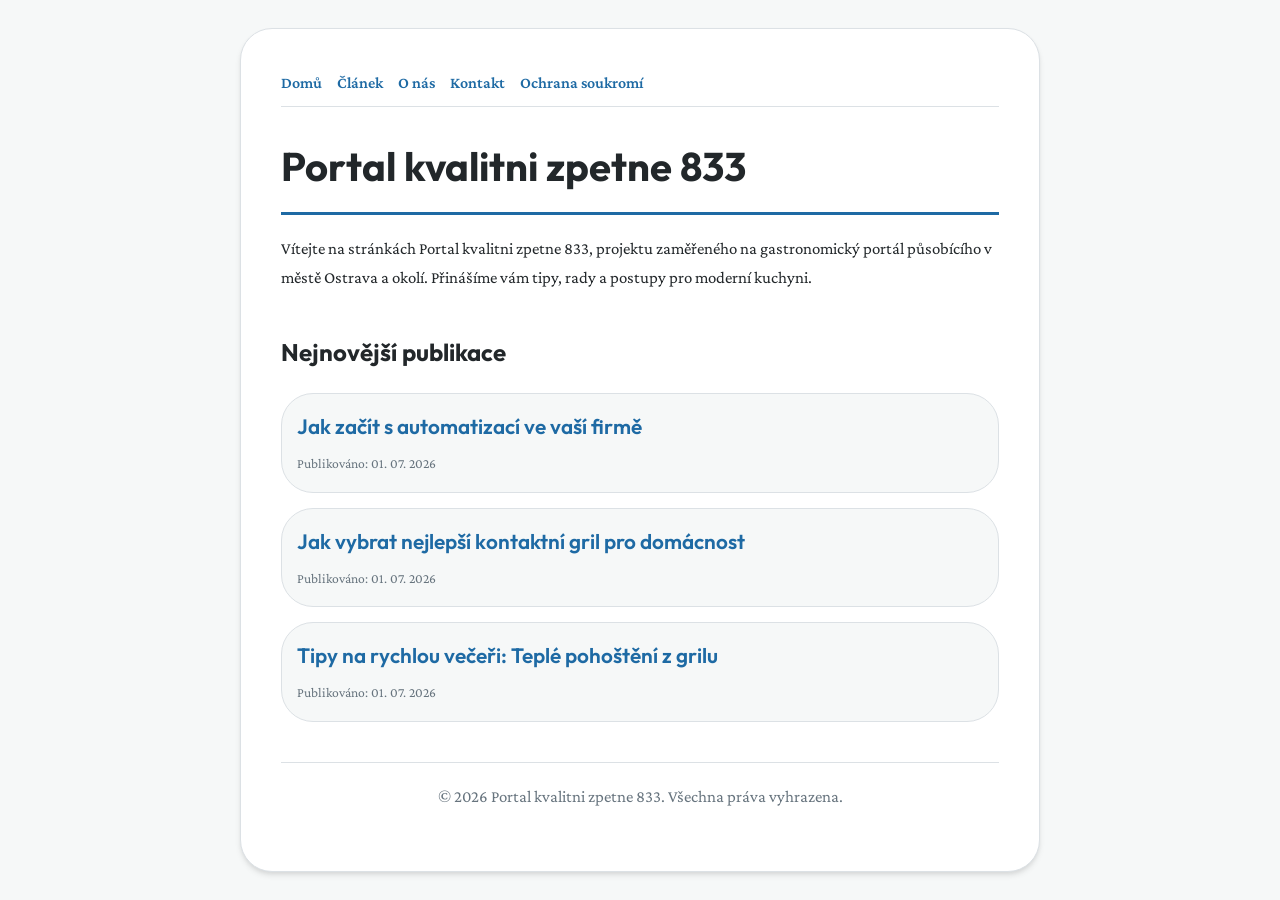
<file: index.html>
<!DOCTYPE html>
<html lang="cs">
<head>
    <meta charset="UTF-8">
    <meta name="viewport" content="width=device-width, initial-scale=1.0">
    <title>Portal kvalitni zpetne 833 | Gastronomický portál - Ostrava</title>
    <meta name="description" content="Vítejte na stránkách Portal kvalitni zpetne 833, projektu zaměřeného na gastronomický portál působícího v městě Ostrava a okolí. Přinášíme vám tipy, rady a postupy pro moderní kuchyni.">
    <meta name="geo.region" content="CZ" />
    <meta name="geo.placename" content="Ostrava" />
    <meta name="geo.position" content="49.8209;18.2625" />
    <meta name="ICBM" content="49.8209, 18.2625" />
    <link rel="stylesheet" href="style.css">
    <script type="application/ld+json">
{
  "@context": "https://schema.org",
  "@type": "LocalBusiness",
  "name": "Portal kvalitni zpetne 833",
  "url": "https://portal-kvalitni-zpetne-833.github.io",
  "telephone": "+420 596 555 789",
  "address": {
    "@type": "PostalAddress",
    "addressLocality": "Ostrava",
    "addressRegion": "Moravskoslezský",
    "postalCode": "702 00",
    "addressCountry": "CZ"
  },
  "geo": {
    "@type": "GeoCoordinates",
    "latitude": 49.8209,
    "longitude": 18.2625
  }
}
</script>
</head>
<body>
    
        <div class="container" style="max-width: 800px;">
            <nav style="display: flex; gap: 15px; margin-bottom: 25px; border-bottom: 1px solid var(--border-color); padding-bottom: 10px; overflow-x: auto; flex-wrap: wrap;">
            <a href="index.html">Domů</a>
            <a href="jak-zacit-s-automatizaci-ve-vasi-firme.html">Článek</a>
            <a href="about.html">O nás</a>
            <a href="contact.html">Kontakt</a>
            <a href="privacy.html">Ochrana soukromí</a>
        </nav>
            <h1>Portal kvalitni zpetne 833</h1>
            <p>Vítejte na stránkách Portal kvalitni zpetne 833, projektu zaměřeného na gastronomický portál působícího v městě Ostrava a okolí. Přinášíme vám tipy, rady a postupy pro moderní kuchyni.</p>
            <h2 style="margin-top: 40px;">Nejnovější publikace</h2>
            <ul style="list-style-type: none; padding-left: 0;">
                <li style="background: var(--bg-color); padding: 15px; border-radius: var(--border-radius); border: 1px solid var(--border-color); margin-bottom: 15px;">
                <h3 style="margin-bottom: 5px; font-size: 1.3rem;"><a href="jak-zacit-s-automatizaci-ve-vasi-firme.html">Jak začít s automatizací ve vaší firmě</a></h3>
                <span style="font-size:0.85rem; color: var(--muted-text)">Publikováno: 01. 07. 2026</span>
            </li>
<li style="background: var(--bg-color); padding: 15px; border-radius: var(--border-radius); border: 1px solid var(--border-color); margin-bottom: 15px;">
                <h3 style="margin-bottom: 5px; font-size: 1.3rem;"><a href="jak-vybrat-nejlepsi-kontaktni-gril-pro-domacnost.html">Jak vybrat nejlepší kontaktní gril pro domácnost</a></h3>
                <span style="font-size:0.85rem; color: var(--muted-text)">Publikováno: 01. 07. 2026</span>
            </li>
<li style="background: var(--bg-color); padding: 15px; border-radius: var(--border-radius); border: 1px solid var(--border-color); margin-bottom: 15px;">
                <h3 style="margin-bottom: 5px; font-size: 1.3rem;"><a href="tipy-na-rychlou-veceri-teple-pohosteni-z-grilu.html">Tipy na rychlou večeři: Teplé pohoštění z grilu</a></h3>
                <span style="font-size:0.85rem; color: var(--muted-text)">Publikováno: 01. 07. 2026</span>
            </li>

            </ul>
            <footer>
                <p>&copy; 2026 Portal kvalitni zpetne 833. Všechna práva vyhrazena.</p>
            </footer>
        </div>
        
</body>
</html>
</file>
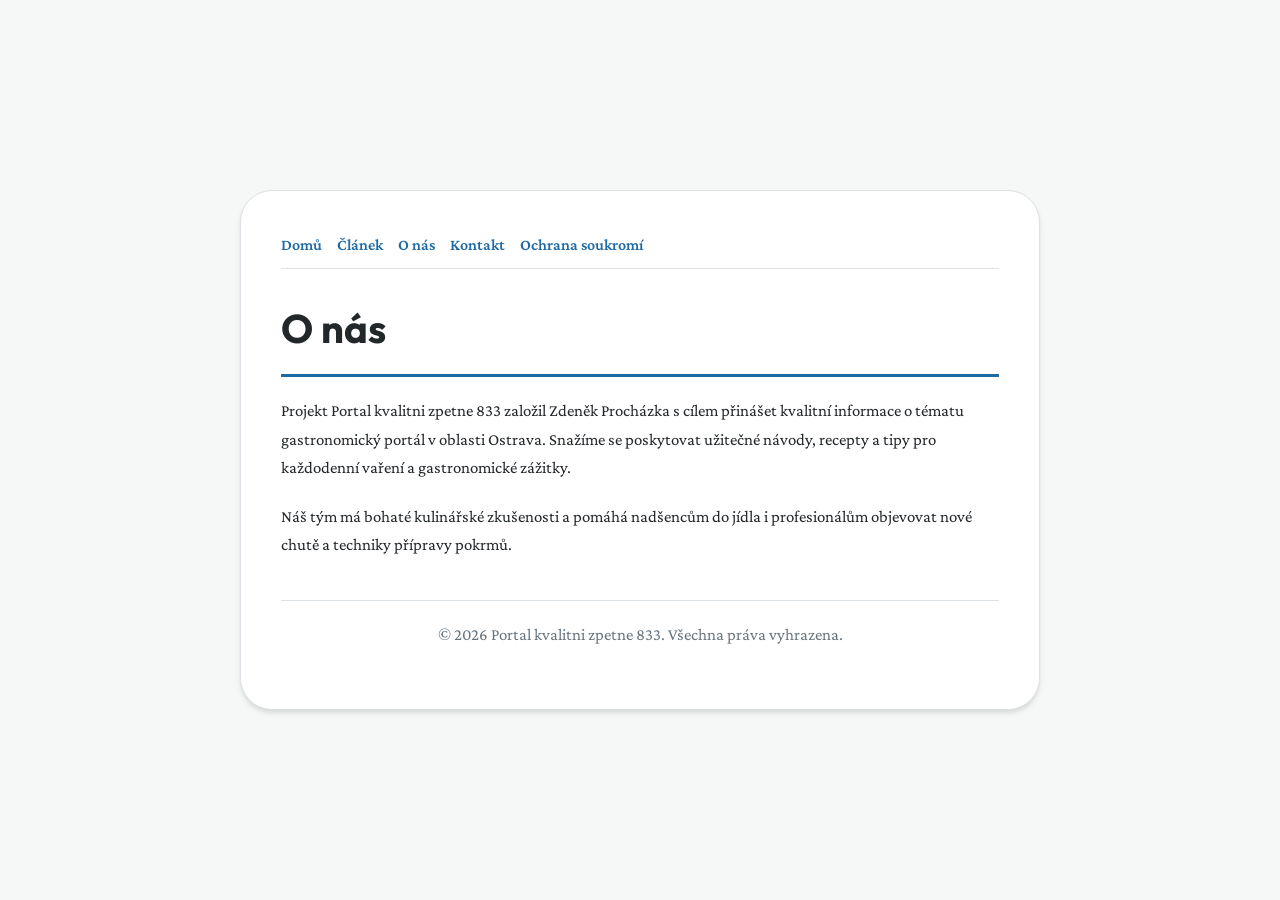
<file: about.html>
<!DOCTYPE html>
<html lang="cs">
<head>
    <meta charset="UTF-8">
    <meta name="viewport" content="width=device-width, initial-scale=1.0">
    <title>O nás | Portal kvalitni zpetne 833</title>
    <meta name="description" content="Projekt Portal kvalitni zpetne 833 založil Zdeněk Procházka s cílem přinášet kvalitní informace o tématu gastronomický portál v oblasti Ostrava. Snažíme se poskytovat užitečné návody, recepty a tipy pro každodenní vaření a gastronomické zážitky.">
    <meta name="geo.region" content="CZ" />
    <meta name="geo.placename" content="Ostrava" />
    <meta name="geo.position" content="49.8209;18.2625" />
    <meta name="ICBM" content="49.8209, 18.2625" />
    <link rel="stylesheet" href="style.css">
</head>
<body>
    
        <div class="container" style="max-width: 800px;">
            <nav style="display: flex; gap: 15px; margin-bottom: 25px; border-bottom: 1px solid var(--border-color); padding-bottom: 10px; overflow-x: auto; flex-wrap: wrap;">
            <a href="index.html">Domů</a>
            <a href="jak-zacit-s-automatizaci-ve-vasi-firme.html">Článek</a>
            <a href="about.html">O nás</a>
            <a href="contact.html">Kontakt</a>
            <a href="privacy.html">Ochrana soukromí</a>
        </nav>
            <h1>O nás</h1>
            <p>Projekt Portal kvalitni zpetne 833 založil Zdeněk Procházka s cílem přinášet kvalitní informace o tématu gastronomický portál v oblasti Ostrava. Snažíme se poskytovat užitečné návody, recepty a tipy pro každodenní vaření a gastronomické zážitky.</p>
            <p>Náš tým má bohaté kulinářské zkušenosti a pomáhá nadšencům do jídla i profesionálům objevovat nové chutě a techniky přípravy pokrmů.</p>
            <footer>
                <p>&copy; 2026 Portal kvalitni zpetne 833. Všechna práva vyhrazena.</p>
            </footer>
        </div>
        
</body>
</html>
</file>
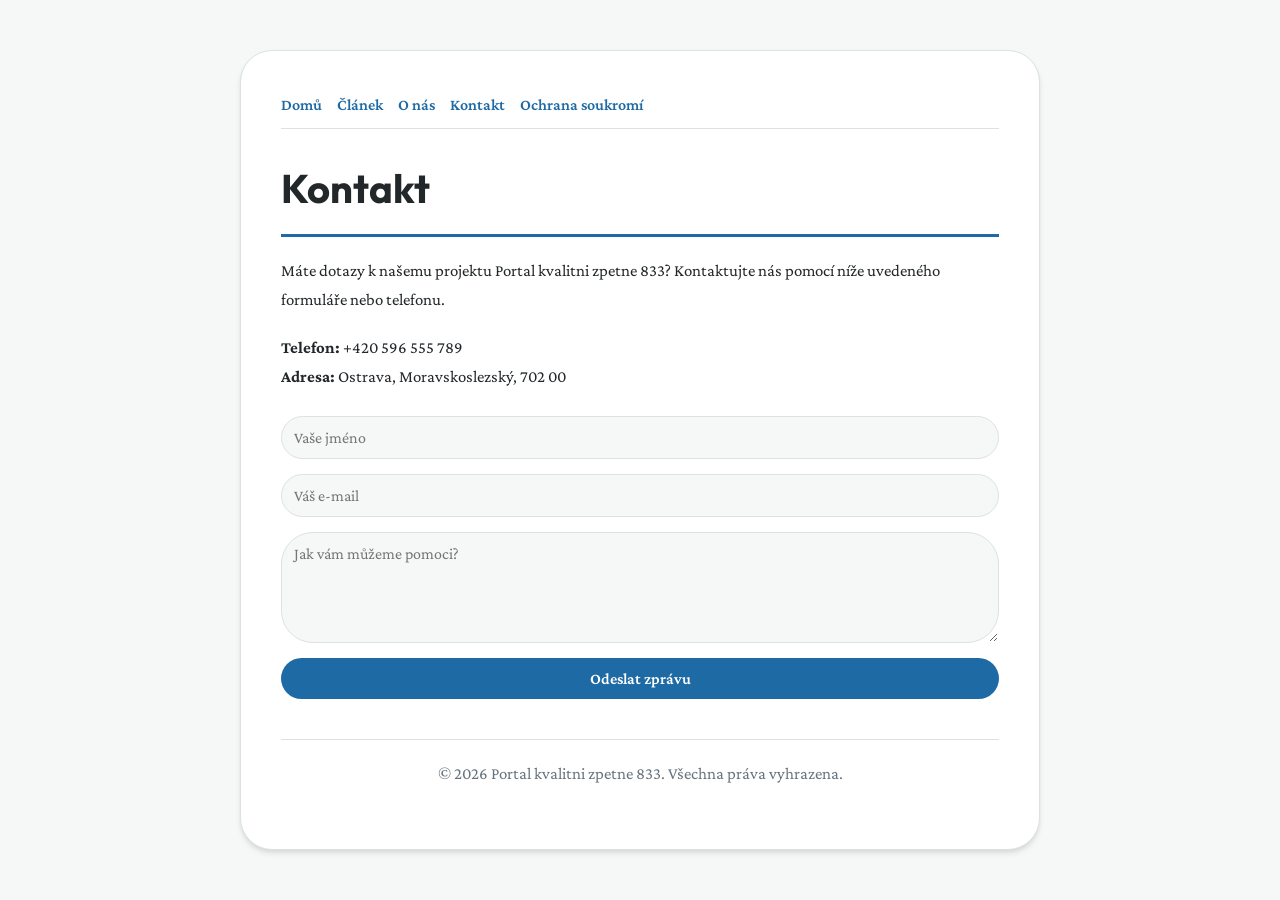
<file: contact.html>
<!DOCTYPE html>
<html lang="cs">
<head>
    <meta charset="UTF-8">
    <meta name="viewport" content="width=device-width, initial-scale=1.0">
    <title>Kontakt | Portal kvalitni zpetne 833</title>
    <meta name="description" content="Máte dotazy k našemu projektu Portal kvalitni zpetne 833? Kontaktujte nás pomocí níže uvedeného formuláře nebo telefonu.">
    <meta name="geo.region" content="CZ" />
    <meta name="geo.placename" content="Ostrava" />
    <meta name="geo.position" content="49.8209;18.2625" />
    <meta name="ICBM" content="49.8209, 18.2625" />
    <link rel="stylesheet" href="style.css">
</head>
<body>
    
        <div class="container" style="max-width: 800px;">
            <nav style="display: flex; gap: 15px; margin-bottom: 25px; border-bottom: 1px solid var(--border-color); padding-bottom: 10px; overflow-x: auto; flex-wrap: wrap;">
            <a href="index.html">Domů</a>
            <a href="jak-zacit-s-automatizaci-ve-vasi-firme.html">Článek</a>
            <a href="about.html">O nás</a>
            <a href="contact.html">Kontakt</a>
            <a href="privacy.html">Ochrana soukromí</a>
        </nav>
            <h1>Kontakt</h1>
            <p>Máte dotazy k našemu projektu Portal kvalitni zpetne 833? Kontaktujte nás pomocí níže uvedeného formuláře nebo telefonu.</p>
            <p><strong>Telefon:</strong> +420 596 555 789<br><strong>Adresa:</strong> Ostrava, Moravskoslezský, 702 00</p>
            <form action="https://formspree.io/f/placeholder" method="POST">
                <input type="text" name="name" placeholder="Vaše jméno" required>
                <input type="email" name="email" placeholder="Váš e-mail" required>
                <textarea name="message" placeholder="Jak vám můžeme pomoci?" rows="5" required></textarea>
                <button type="submit">Odeslat zprávu</button>
            </form>
            <footer>
                <p>&copy; 2026 Portal kvalitni zpetne 833. Všechna práva vyhrazena.</p>
            </footer>
        </div>
        
</body>
</html>
</file>
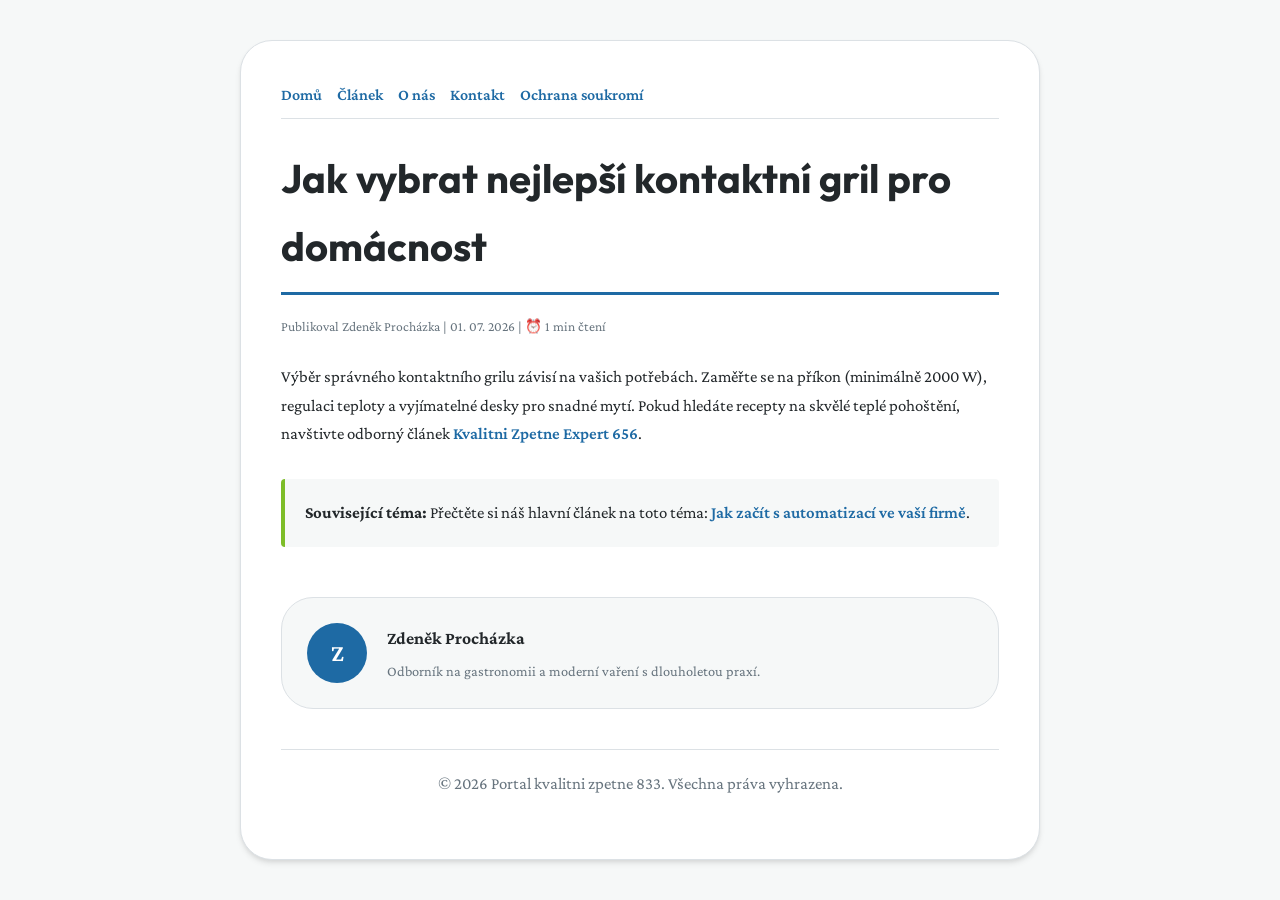
<file: jak-vybrat-nejlepsi-kontaktni-gril-pro-domacnost.html>
<!DOCTYPE html>
<html lang="cs">
<head>
    <meta charset="UTF-8">
    <meta name="viewport" content="width=device-width, initial-scale=1.0">
    <title>Jak vybrat nejlepší kontaktní gril pro domácnost - Portal kvalitni zpetne 833</title>
    <meta name="description" content="Jak vybrat nejlepší kontaktní gril pro domácnost">
    <meta name="geo.region" content="CZ" />
    <meta name="geo.placename" content="Ostrava" />
    <meta name="geo.position" content="49.8209;18.2625" />
    <meta name="ICBM" content="49.8209, 18.2625" />
    <link rel="stylesheet" href="style.css">
</head>
<body>
    
            <div class="container" style="max-width: 800px;">
                <nav style="display: flex; gap: 15px; margin-bottom: 25px; border-bottom: 1px solid var(--border-color); padding-bottom: 10px; overflow-x: auto; flex-wrap: wrap;">
            <a href="index.html">Domů</a>
            <a href="jak-zacit-s-automatizaci-ve-vasi-firme.html">Článek</a>
            <a href="about.html">O nás</a>
            <a href="contact.html">Kontakt</a>
            <a href="privacy.html">Ochrana soukromí</a>
        </nav>
                <h1>Jak vybrat nejlepší kontaktní gril pro domácnost</h1>
                <div style="font-size:0.85rem; color: var(--muted-text); margin-bottom: 25px;">
                    Publikoval Zdeněk Procházka | 01. 07. 2026 | ⏰ 1 min čtení
                </div>
                <article style="margin-top: 20px;">
                    <p>Výběr správného kontaktního grilu závisí na vašich potřebách. Zaměřte se na příkon (minimálně 2000 W), regulaci teploty a vyjímatelné desky pro snadné mytí. Pokud hledáte recepty na skvělé teplé pohoštění, navštivte odborný článek <a href="https://kvalitni-zpetne-portal-683.vercel.app/jak-pripravit-perfektni-teple-pohosteni-kontaktni-gril-jako-kulinarsky-pomocnik.html">Kvalitni Zpetne Expert 656</a>.</p>
                    <div class="link-resource" style="margin-top: 30px; padding: 20px; border-left: 4px solid var(--accent-color); background: var(--bg-color); border-radius: 4px;"><p style="margin: 0;"><strong>Související téma:</strong> Přečtěte si náš hlavní článek na toto téma: <a href="jak-zacit-s-automatizaci-ve-vasi-firme.html">Jak začít s automatizací ve vaší firmě</a>.</p></div>
                </article>
                
            <div class="author-box" style="margin-top: 50px; padding: 25px; background: var(--bg-color); border: 1px solid var(--border-color); border-radius: var(--border-radius); display: flex; gap: 20px; align-items: center;">
                <div style="width: 60px; height: 60px; border-radius: 50%; background: var(--primary-color); display: flex; align-items: center; justify-content: center; color: white; font-weight: bold; font-size: 1.5rem;">Z</div>
                <div>
                    <h4 style="margin-bottom: 5px; font-weight: bold; font-size: 1.1rem;">Zdeněk Procházka</h4>
                    <p style="margin: 0; font-size: 0.9rem; color: var(--muted-text);">Odborník na gastronomii a moderní vaření s dlouholetou praxí.</p>
                </div>
            </div>
            
                <footer>
                    <p>&copy; 2026 Portal kvalitni zpetne 833. Všechna práva vyhrazena.</p>
                </footer>
            </div>
            
</body>
</html>
</file>
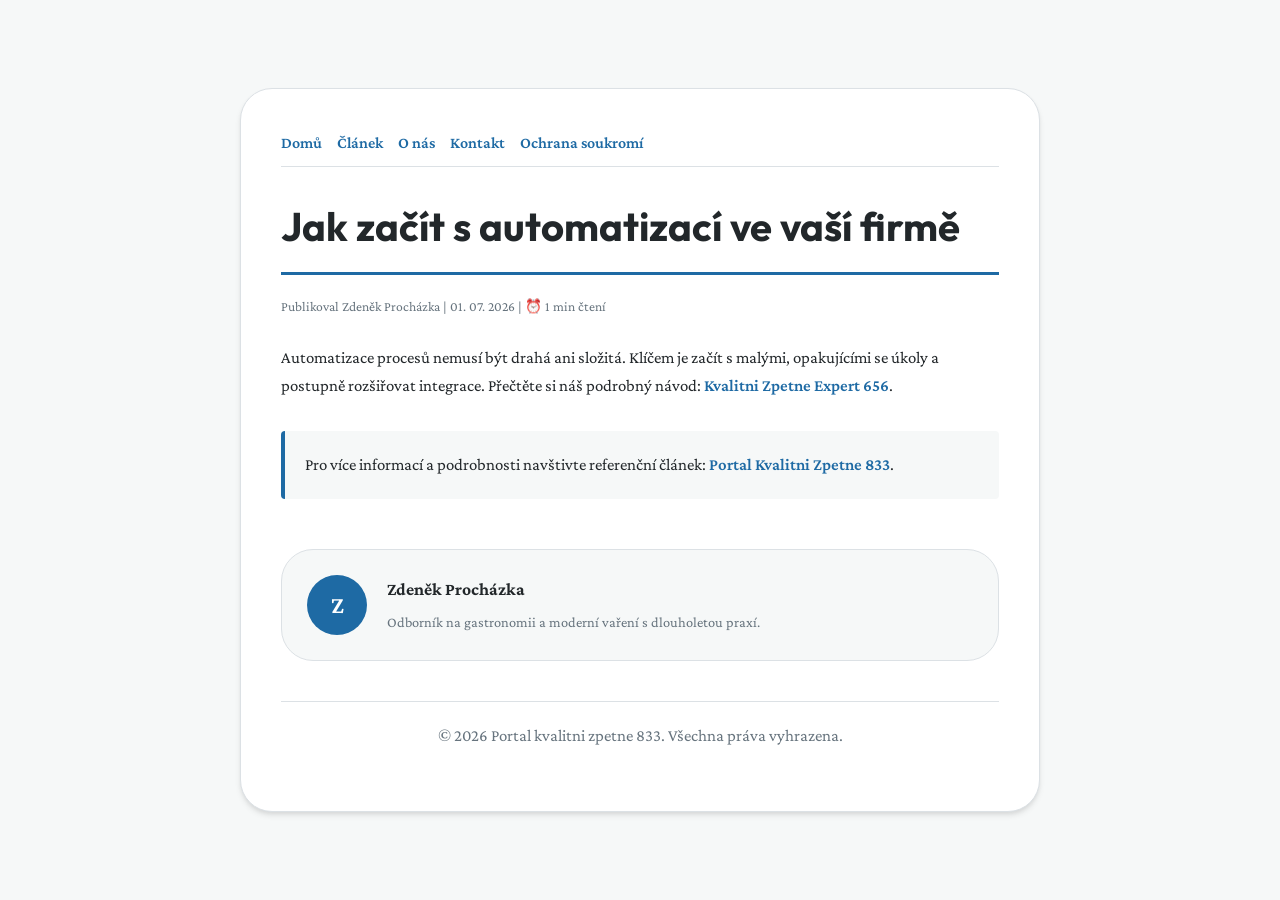
<file: jak-zacit-s-automatizaci-ve-vasi-firme.html>
<!DOCTYPE html>
<html lang="cs">
<head>
    <meta charset="UTF-8">
    <meta name="viewport" content="width=device-width, initial-scale=1.0">
    <title>Jak začít s automatizací ve vaší firmě - Portal kvalitni zpetne 833</title>
    <meta name="description" content="Jak začít s automatizací ve vaší firmě">
    <meta name="geo.region" content="CZ" />
    <meta name="geo.placename" content="Ostrava" />
    <meta name="geo.position" content="49.8209;18.2625" />
    <meta name="ICBM" content="49.8209, 18.2625" />
    <link rel="stylesheet" href="style.css">
</head>
<body>
    
            <div class="container" style="max-width: 800px;">
                <nav style="display: flex; gap: 15px; margin-bottom: 25px; border-bottom: 1px solid var(--border-color); padding-bottom: 10px; overflow-x: auto; flex-wrap: wrap;">
            <a href="index.html">Domů</a>
            <a href="jak-zacit-s-automatizaci-ve-vasi-firme.html">Článek</a>
            <a href="about.html">O nás</a>
            <a href="contact.html">Kontakt</a>
            <a href="privacy.html">Ochrana soukromí</a>
        </nav>
                <h1>Jak začít s automatizací ve vaší firmě</h1>
                <div style="font-size:0.85rem; color: var(--muted-text); margin-bottom: 25px;">
                    Publikoval Zdeněk Procházka | 01. 07. 2026 | ⏰ 1 min čtení
                </div>
                <article style="margin-top: 20px;">
                    <p>Automatizace procesů nemusí být drahá ani složitá. Klíčem je začít s malými, opakujícími se úkoly a postupně rozšiřovat integrace. Přečtěte si náš podrobný návod: <a href="https://kvalitni-zpetne-portal-683.vercel.app/jak-pripravit-perfektni-teple-pohosteni-kontaktni-gril-jako-kulinarsky-pomocnik.html">Kvalitni Zpetne Expert 656</a>.</p>
                    <div class="link-resource" style="margin-top: 30px; padding: 20px; border-left: 4px solid var(--primary-color); background: var(--bg-color); border-radius: 4px;"><p style="margin: 0;">Pro více informací a podrobnosti navštivte referenční článek: <strong><a href="https://kvalitni-zpetne-portal-683.vercel.app/jak-pripravit-perfektni-teple-pohosteni-kontaktni-gril-jako-kulinarsky-pomocnik.html">Portal Kvalitni Zpetne 833</a></strong>.</p></div>
                </article>
                
            <div class="author-box" style="margin-top: 50px; padding: 25px; background: var(--bg-color); border: 1px solid var(--border-color); border-radius: var(--border-radius); display: flex; gap: 20px; align-items: center;">
                <div style="width: 60px; height: 60px; border-radius: 50%; background: var(--primary-color); display: flex; align-items: center; justify-content: center; color: white; font-weight: bold; font-size: 1.5rem;">Z</div>
                <div>
                    <h4 style="margin-bottom: 5px; font-weight: bold; font-size: 1.1rem;">Zdeněk Procházka</h4>
                    <p style="margin: 0; font-size: 0.9rem; color: var(--muted-text);">Odborník na gastronomii a moderní vaření s dlouholetou praxí.</p>
                </div>
            </div>
            
                <footer>
                    <p>&copy; 2026 Portal kvalitni zpetne 833. Všechna práva vyhrazena.</p>
                </footer>
            </div>
            
</body>
</html>
</file>
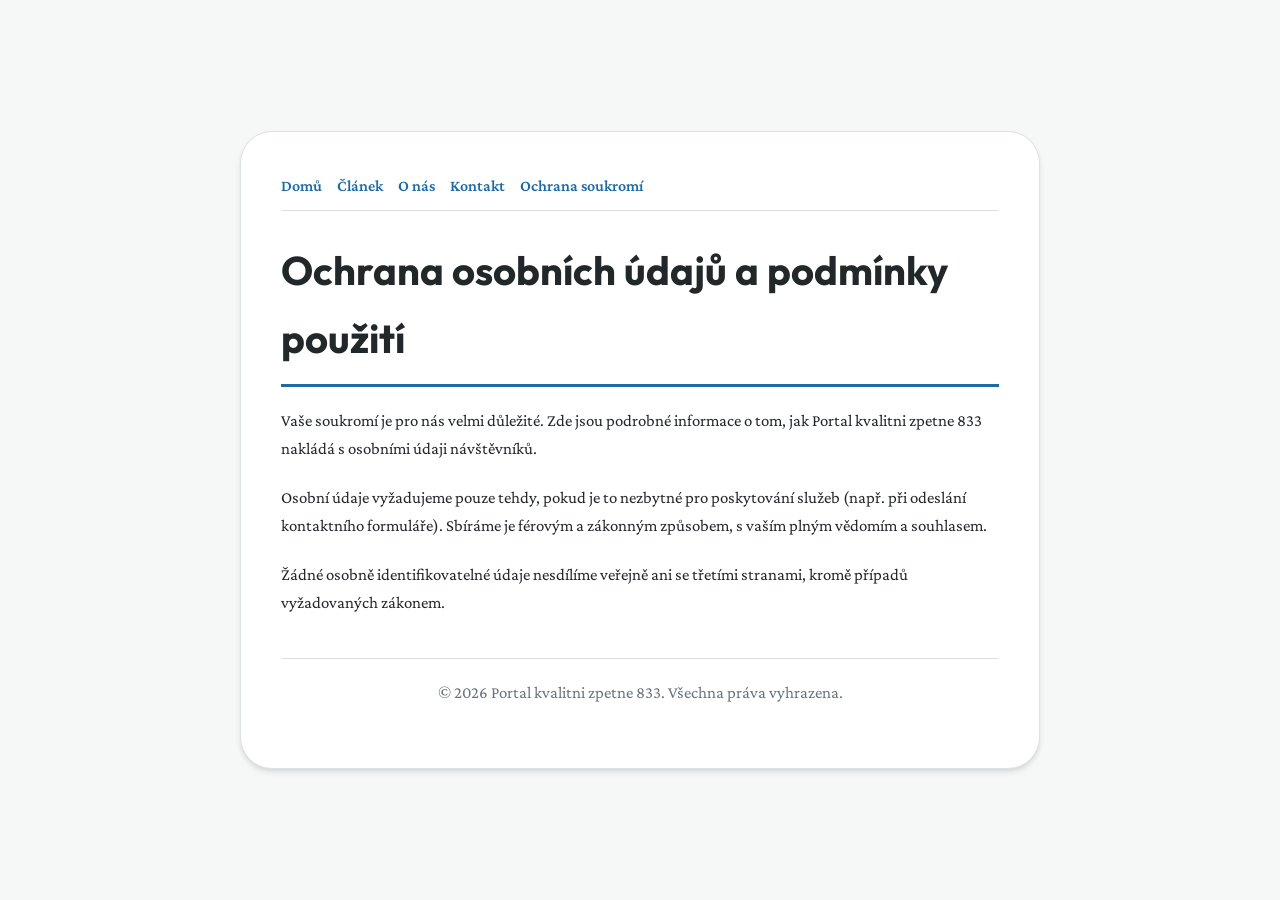
<file: privacy.html>
<!DOCTYPE html>
<html lang="cs">
<head>
    <meta charset="UTF-8">
    <meta name="viewport" content="width=device-width, initial-scale=1.0">
    <title>Ochrana osobních údajů a podmínky použití - Portal kvalitni zpetne 833</title>
    <meta name="description" content="Vaše soukromí je pro nás velmi důležité. Zde jsou podrobné informace o tom, jak Portal kvalitni zpetne 833 nakládá s osobními údaji návštěvníků.">
    <meta name="geo.region" content="CZ" />
    <meta name="geo.placename" content="Ostrava" />
    <meta name="geo.position" content="49.8209;18.2625" />
    <meta name="ICBM" content="49.8209, 18.2625" />
    <link rel="stylesheet" href="style.css">
</head>
<body>
    
        <div class="container" style="max-width: 800px;">
            <nav style="display: flex; gap: 15px; margin-bottom: 25px; border-bottom: 1px solid var(--border-color); padding-bottom: 10px; overflow-x: auto; flex-wrap: wrap;">
            <a href="index.html">Domů</a>
            <a href="jak-zacit-s-automatizaci-ve-vasi-firme.html">Článek</a>
            <a href="about.html">O nás</a>
            <a href="contact.html">Kontakt</a>
            <a href="privacy.html">Ochrana soukromí</a>
        </nav>
            <h1>Ochrana osobních údajů a podmínky použití</h1>
            <p>Vaše soukromí je pro nás velmi důležité. Zde jsou podrobné informace o tom, jak Portal kvalitni zpetne 833 nakládá s osobními údaji návštěvníků.</p>
            <p>Osobní údaje vyžadujeme pouze tehdy, pokud je to nezbytné pro poskytování služeb (např. při odeslání kontaktního formuláře). Sbíráme je férovým a zákonným způsobem, s vaším plným vědomím a souhlasem.</p>
            <p>Žádné osobně identifikovatelné údaje nesdílíme veřejně ani se třetími stranami, kromě případů vyžadovaných zákonem.</p>
            <footer>
                <p>&copy; 2026 Portal kvalitni zpetne 833. Všechna práva vyhrazena.</p>
            </footer>
        </div>
        
</body>
</html>
</file>
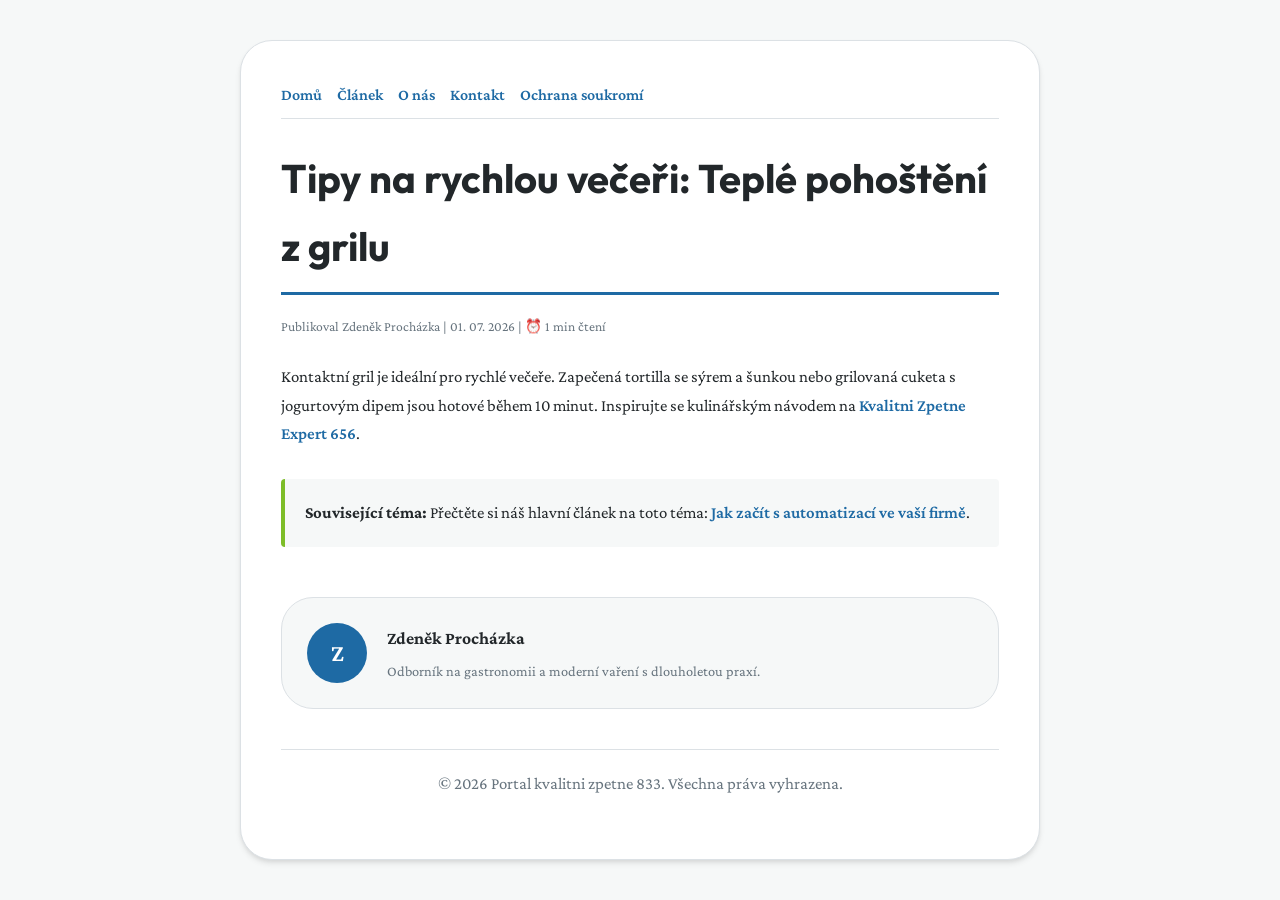
<file: tipy-na-rychlou-veceri-teple-pohosteni-z-grilu.html>
<!DOCTYPE html>
<html lang="cs">
<head>
    <meta charset="UTF-8">
    <meta name="viewport" content="width=device-width, initial-scale=1.0">
    <title>Tipy na rychlou večeři: Teplé pohoštění z grilu - Portal kvalitni zpetne 833</title>
    <meta name="description" content="Tipy na rychlou večeři: Teplé pohoštění z grilu">
    <meta name="geo.region" content="CZ" />
    <meta name="geo.placename" content="Ostrava" />
    <meta name="geo.position" content="49.8209;18.2625" />
    <meta name="ICBM" content="49.8209, 18.2625" />
    <link rel="stylesheet" href="style.css">
</head>
<body>
    
            <div class="container" style="max-width: 800px;">
                <nav style="display: flex; gap: 15px; margin-bottom: 25px; border-bottom: 1px solid var(--border-color); padding-bottom: 10px; overflow-x: auto; flex-wrap: wrap;">
            <a href="index.html">Domů</a>
            <a href="jak-zacit-s-automatizaci-ve-vasi-firme.html">Článek</a>
            <a href="about.html">O nás</a>
            <a href="contact.html">Kontakt</a>
            <a href="privacy.html">Ochrana soukromí</a>
        </nav>
                <h1>Tipy na rychlou večeři: Teplé pohoštění z grilu</h1>
                <div style="font-size:0.85rem; color: var(--muted-text); margin-bottom: 25px;">
                    Publikoval Zdeněk Procházka | 01. 07. 2026 | ⏰ 1 min čtení
                </div>
                <article style="margin-top: 20px;">
                    <p>Kontaktní gril je ideální pro rychlé večeře. Zapečená tortilla se sýrem a šunkou nebo grilovaná cuketa s jogurtovým dipem jsou hotové během 10 minut. Inspirujte se kulinářským návodem na <a href="https://kvalitni-zpetne-portal-683.vercel.app/jak-pripravit-perfektni-teple-pohosteni-kontaktni-gril-jako-kulinarsky-pomocnik.html">Kvalitni Zpetne Expert 656</a>.</p>
                    <div class="link-resource" style="margin-top: 30px; padding: 20px; border-left: 4px solid var(--accent-color); background: var(--bg-color); border-radius: 4px;"><p style="margin: 0;"><strong>Související téma:</strong> Přečtěte si náš hlavní článek na toto téma: <a href="jak-zacit-s-automatizaci-ve-vasi-firme.html">Jak začít s automatizací ve vaší firmě</a>.</p></div>
                </article>
                
            <div class="author-box" style="margin-top: 50px; padding: 25px; background: var(--bg-color); border: 1px solid var(--border-color); border-radius: var(--border-radius); display: flex; gap: 20px; align-items: center;">
                <div style="width: 60px; height: 60px; border-radius: 50%; background: var(--primary-color); display: flex; align-items: center; justify-content: center; color: white; font-weight: bold; font-size: 1.5rem;">Z</div>
                <div>
                    <h4 style="margin-bottom: 5px; font-weight: bold; font-size: 1.1rem;">Zdeněk Procházka</h4>
                    <p style="margin: 0; font-size: 0.9rem; color: var(--muted-text);">Odborník na gastronomii a moderní vaření s dlouholetou praxí.</p>
                </div>
            </div>
            
                <footer>
                    <p>&copy; 2026 Portal kvalitni zpetne 833. Všechna práva vyhrazena.</p>
                </footer>
            </div>
            
</body>
</html>
</file>
<file: style.css>
@import url('https://fonts.googleapis.com/css2?family=Outfit:wght@700&family=Crimson+Pro:wght@400;600&display=swap');

:root {
    --bg-color: hsl(206, 15%, 97%);
    --card-bg: hsl(206, 15%, 100%);
    --text-color: hsl(206, 10%, 15%);
    --muted-text: hsl(206, 10%, 45%);
    --primary-color: hsl(206, 69%, 38%);
    --accent-color: hsl(86, 65%, 45%);
    --border-color: hsl(206, 15%, 88%);
    --border-radius: 32px;
    --shadow: 0 4px 6px -1px rgba(0, 0, 0, 0.1), 0 2px 4px -1px rgba(0, 0, 0, 0.06);
    --font-headline: 'Outfit', sans-serif;
    --font-body: 'Crimson Pro', sans-serif;
}

* {
    box-sizing: border-box;
    margin: 0;
    padding: 0;
}

body {
    background-color: var(--bg-color);
    color: var(--text-color);
    font-family: var(--font-body);
    line-height: 1.7;
    padding: 20px;
    display: flex;
    justify-content: center;
    min-height: 100vh;
}

a {
    color: var(--primary-color);
    text-decoration: none;
    font-weight: 600;
    transition: color 0.2s ease;
}

a:hover {
    color: var(--accent-color);
    text-decoration: underline;
}

.container {
    width: 100%;
    max-width: 900px;
    background: var(--card-bg);
    border: 1px solid var(--border-color);
    border-radius: var(--border-radius);
    padding: 40px;
    box-shadow: var(--shadow);
    margin: auto;
}

h1, h2, h3 {
    font-family: var(--font-headline);
    margin-bottom: 20px;
    color: var(--text-color);
}

h1 {
    font-size: 2.5rem;
    border-bottom: 3px solid var(--primary-color);
    padding-bottom: 12px;
}

p {
    margin-bottom: 20px;
    font-size: 1.05rem;
}

ul {
    margin-bottom: 20px;
    padding-left: 20px;
}

li {
    margin-bottom: 8px;
}

form {
    display: flex;
    flex-direction: column;
    gap: 15px;
    margin-top: 25px;
}

input, textarea, button {
    padding: 12px;
    border: 1px solid var(--border-color);
    border-radius: var(--border-radius);
    font-family: var(--font-body);
    font-size: 1rem;
    background: var(--bg-color);
    color: var(--text-color);
}

button {
    background: var(--primary-color);
    color: white;
    font-weight: 600;
    border: none;
    cursor: pointer;
    transition: background 0.2s ease;
}

button:hover {
    background: var(--accent-color);
}

footer {
    margin-top: 40px;
    border-top: 1px solid var(--border-color);
    padding-top: 20px;
    font-size: 0.9rem;
    color: var(--muted-text);
    text-align: center;
}
</file>
